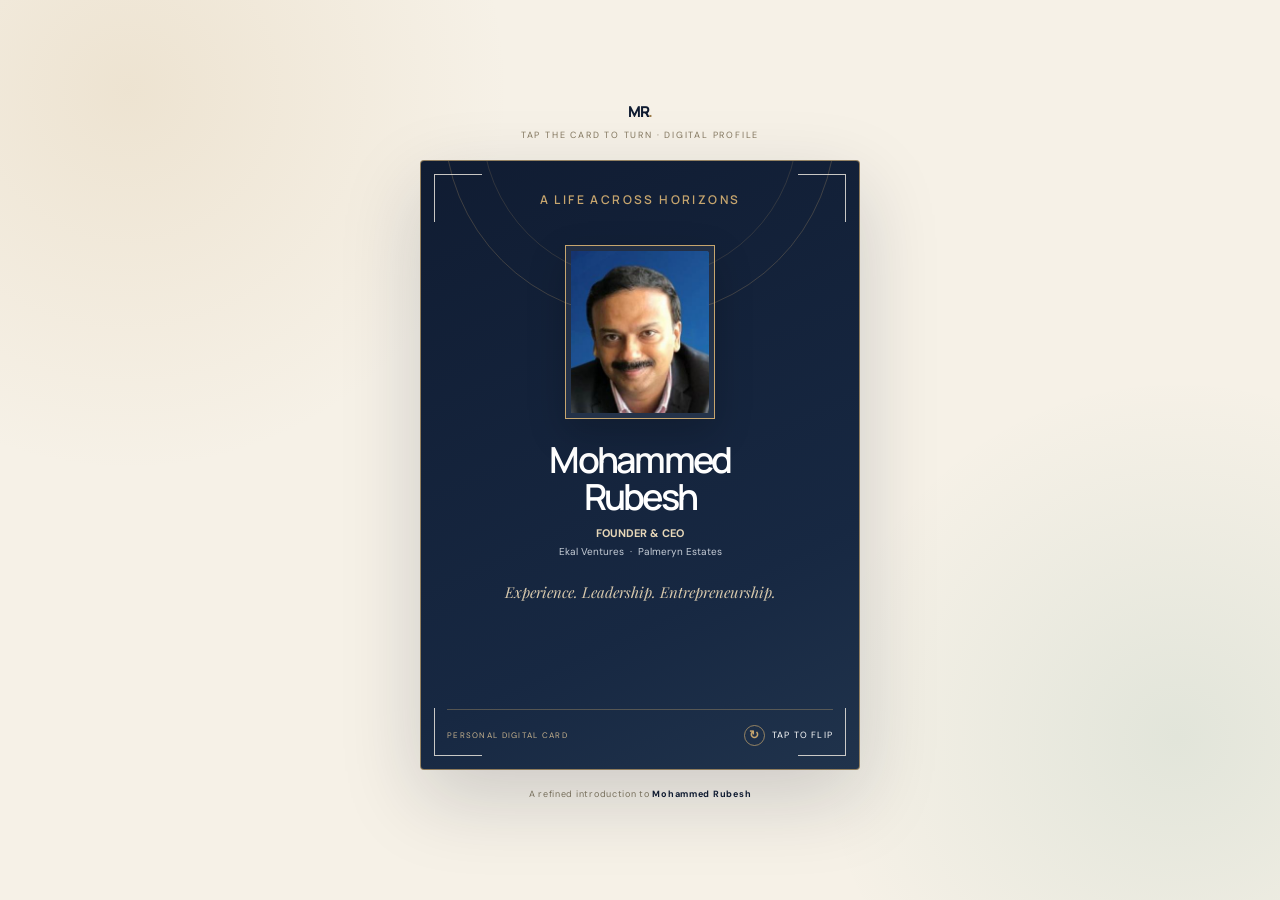
<file: n.html>
<!DOCTYPE html>
<html lang="en">
<head>
<meta charset="utf-8"><meta name="viewport" content="width=device-width, initial-scale=1">
<meta name="theme-color" content="#101c32">
<meta name="description" content="Mohammed Rubesh — Founder & CEO, Ekal Ventures and Palmeryn Estates.">
<title>Mohammed Rubesh | Interactive NFC Card</title>
<link rel="preconnect" href="https://fonts.googleapis.com"><link rel="preconnect" href="https://fonts.gstatic.com" crossorigin>
<link href="https://fonts.googleapis.com/css2?family=DM+Sans:wght@400;500;600;700&family=Manrope:wght@400;500;600;700;800&family=Playfair+Display:ital,wght@0,500;0,600;1,500&display=swap" rel="stylesheet">
<style>
:root{--navy:#101c32;--navy2:#1b2b46;--gold:#c6a56e;--gold2:#9c7b48;--ivory:#f6f1e7;--paper:#fffdf8;--emerald:#176b57;--muted:#687184}
*{box-sizing:border-box}html{scroll-behavior:smooth}
body{margin:0;min-height:100vh;background:radial-gradient(circle at 10% 10%,rgba(198,165,110,.18),transparent 27%),radial-gradient(circle at 92% 82%,rgba(23,107,87,.09),transparent 26%),var(--ivory);color:var(--navy);font-family:"DM Sans",sans-serif;display:flex;align-items:center;justify-content:center;padding:28px 15px;overflow-x:hidden}
.stage{width:min(100%,440px);perspective:1400px}
.intro{text-align:center;margin-bottom:19px}
.brand{font:800 15px Manrope,sans-serif;letter-spacing:-.07em;color:var(--navy)}
.brand span{color:var(--gold2)}
.intro p{font-size:9px;letter-spacing:.2em;text-transform:uppercase;color:#84785f;margin:7px 0 0}
.flip-wrap{position:relative;width:100%;height:610px;perspective:1400px;cursor:pointer;outline:none}
.flip-card{position:relative;width:100%;height:100%;transform-style:preserve-3d;transition:transform .9s cubic-bezier(.2,.72,.2,1);border-radius:4px}
.flip-wrap.is-flipped .flip-card{transform:rotateY(180deg)}
.face{position:absolute;inset:0;backface-visibility:hidden;-webkit-backface-visibility:hidden;overflow:hidden;border:1px solid rgba(198,165,110,.7);background:var(--paper);box-shadow:0 28px 80px rgba(16,28,50,.18);border-radius:4px}
.front{background:linear-gradient(155deg,var(--navy),#172842 70%,#20334c);color:var(--ivory);display:flex;flex-direction:column;align-items:center;text-align:center;padding:30px 26px 23px}
.front:before,.front:after{content:"";position:absolute;border:1px solid rgba(198,165,110,.25);border-radius:50%;width:390px;height:390px;top:-235px;left:50%;transform:translateX(-50%);pointer-events:none}
.front:after{width:315px;height:315px;top:-197px;border-color:rgba(198,165,110,.17)}
.corner{position:absolute;width:48px;height:48px;border-color:var(--gold);opacity:.8}
.corner.tl{top:13px;left:13px;border-top:1px solid;border-left:1px solid}
.corner.tr{top:13px;right:13px;border-top:1px solid;border-right:1px solid}
.corner.bl{bottom:13px;left:13px;border-bottom:1px solid;border-left:1px solid}
.corner.br{bottom:13px;right:13px;border-bottom:1px solid;border-right:1px solid}
.monogram{font:600 12px Manrope,sans-serif;letter-spacing:.2em;color:var(--gold);position:relative;z-index:1}
.photo-ring{width:150px;height:174px;margin:37px auto 22px;padding:5px;border:1px solid var(--gold);background:rgba(255,255,255,.07);position:relative;z-index:1;box-shadow:0 14px 36px rgba(0,0,0,.2)}
.photo-ring img{width:100%;height:100%;object-fit:cover;object-position:center 24%;display:block}
.name{font:600 clamp(29px,8vw,36px)/1.03 Manrope,sans-serif;letter-spacing:-.075em;color:#fff;margin:0}
.title{font-size:11px;color:#e7d7b8;font-weight:700;margin-top:11px}
.companies{font-size:10px;color:#c7ced7;margin-top:5px}
.motto{font:italic 15px/1.6 "Playfair Display",serif;color:#d7c8ac;margin:22px 0 0;max-width:285px}
.front-bottom{margin-top:auto;display:flex;align-items:center;justify-content:space-between;width:100%;border-top:1px solid rgba(198,165,110,.35);padding-top:15px;color:#c5b18d;font-size:8px;letter-spacing:.16em;text-transform:uppercase}
.tap-hint{display:flex;align-items:center;gap:7px;color:#fff;font-size:9px;letter-spacing:.13em;text-transform:uppercase}
.tap-hint b{display:grid;place-items:center;width:21px;height:21px;border:1px solid rgba(198,165,110,.7);border-radius:50%;font-size:12px;color:var(--gold)}
.back{transform:rotateY(180deg);display:flex;flex-direction:column;background:var(--paper);color:var(--navy)}
.back-head{padding:22px 24px 17px;background:var(--navy);color:var(--ivory);position:relative;overflow:hidden}
.back-head:after{content:"";position:absolute;width:210px;height:210px;border:1px solid rgba(198,165,110,.22);border-radius:50%;right:-100px;top:-130px}
.back-head small{font-size:8px;letter-spacing:.2em;color:var(--gold);text-transform:uppercase}
.back-head h2{font:600 23px Manrope,sans-serif;letter-spacing:-.06em;margin:8px 0 4px}
.back-head p{font-size:10px;color:#c9d0d8;margin:0}
.back-content{padding:13px 23px;display:flex;flex-direction:column;gap:0;flex:1}
.contact{display:flex;align-items:center;gap:12px;padding:11px 0;border-bottom:1px solid rgba(16,28,50,.09);text-decoration:none;color:var(--navy);min-height:53px}
.contact:last-of-type{border-bottom:0}
.contact-icon{width:30px;height:30px;display:grid;place-items:center;border-radius:50%;background:#eee7da;color:var(--gold2);font-size:13px;flex:0 0 auto}
.contact span.label{display:block;font-size:8px;letter-spacing:.08em;color:#7c8190;text-transform:uppercase;margin-bottom:3px}
.contact strong{font:700 10px Manrope,sans-serif;overflow-wrap:anywhere}
.contact .arr{margin-left:auto;color:var(--gold2)}
.back-bottom{margin-top:auto;padding:13px 23px 18px;background:#f1ebdf}
.qr-row{display:flex;align-items:center;gap:13px}
.qr-row img{width:83px;height:83px;padding:5px;background:#fff;border:1px solid rgba(198,165,110,.65)}
.qr-copy{flex:1}
.qr-copy small{font-size:8px;color:var(--gold2);letter-spacing:.16em;text-transform:uppercase}
.qr-copy strong{display:block;font:700 11px Manrope,sans-serif;margin:5px 0}
.qr-copy a{font-size:9px;color:var(--emerald);text-decoration:none;font-weight:700}
.back-actions{display:grid;grid-template-columns:1fr 1fr;gap:8px;margin-top:13px}
.back-actions button{padding:11px 7px;border:1px solid rgba(16,28,50,.2);background:transparent;color:var(--navy);font:700 8px Manrope,sans-serif;letter-spacing:.07em;text-transform:uppercase;cursor:pointer;transition:.25s}
.back-actions button:first-child{background:var(--navy);border-color:var(--navy);color:var(--ivory)}
.back-actions button:hover{transform:translateY(-2px);border-color:var(--gold)}
.flip-back-hint{text-align:center;padding:11px;background:#fffdf8;color:#88785d;font-size:8px;letter-spacing:.14em;text-transform:uppercase;border-top:1px solid rgba(198,165,110,.25)}
.below{text-align:center;margin-top:18px;color:#827861;font-size:9px;letter-spacing:.08em}
.below strong{color:var(--navy)}
.flip-wrap:hover .face{box-shadow:0 34px 90px rgba(16,28,50,.22)}
@media(max-width:390px){.flip-wrap{height:590px}.front{padding:25px 19px 20px}.photo-ring{width:135px;height:157px;margin-top:32px}.back-head{padding:19px 19px 14px}.back-content{padding:9px 18px}.back-bottom{padding:11px 18px 15px}.contact{min-height:49px}}
@media(prefers-reduced-motion:reduce){.flip-card{transition:none}*{scroll-behavior:auto!important}}
</style>
</head>
<body>
<main class="stage">
 <header class="intro"><div class="brand">MR<span>.</span></div><p>Tap the card to turn · Digital profile</p></header>
 <div class="flip-wrap" id="flipWrap" role="button" tabindex="0" aria-label="Flip digital business card" aria-pressed="false">
  <div class="flip-card">
   <section class="face front" aria-label="Front of business card">
    <i class="corner tl"></i><i class="corner tr"></i><i class="corner bl"></i><i class="corner br"></i>
    <div class="monogram">A LIFE ACROSS HORIZONS</div>
    <div class="photo-ring"><img src="[data-uri]" alt="Mohammed Rubesh"></div>
    <h1 class="name">Mohammed<br>Rubesh</h1>
    <div class="title">FOUNDER &amp; CEO</div>
    <div class="companies">Ekal Ventures &nbsp;·&nbsp; Palmeryn Estates</div>
    <p class="motto">Experience. Leadership. Entrepreneurship.</p>
    <div class="front-bottom"><span>Personal digital card</span><span class="tap-hint"><b>↻</b> Tap to flip</span></div>
   </section>
   <section class="face back" aria-label="Back of business card">
    <div class="back-head"><small>Connect professionally</small><h2>Let's stay connected.</h2><p>Mohammed Rubesh · Founder &amp; CEO</p></div>
    <div class="back-content">
     <a class="contact" href="tel:+919847818508"><span class="contact-icon">☎</span><span><span class="label">Phone</span><strong>+91 98478 18508</strong></span><span class="arr">↗</span></a>
     <a class="contact" href="https://wa.me/919847818508" target="_blank" rel="noopener"><span class="contact-icon">◉</span><span><span class="label">WhatsApp</span><strong>Message on WhatsApp</strong></span><span class="arr">↗</span></a>
     <a class="contact" href="mailto:mohdrubesh2022@gmail.com"><span class="contact-icon">✉</span><span><span class="label">Email</span><strong>mohdrubesh2022@gmail.com</strong></span><span class="arr">↗</span></a>
     <a class="contact" href="https://www.linkedin.com/in/rubesh-mohammed" target="_blank" rel="noopener"><span class="contact-icon">in</span><span><span class="label">LinkedIn</span><strong>Connect on LinkedIn</strong></span><span class="arr">↗</span></a>
     <a class="contact" href="https://rubeshernikhal.com" target="_blank" rel="noopener"><span class="contact-icon">↗</span><span><span class="label">Personal website</span><strong>rubeshernikhal.com</strong></span><span class="arr">↗</span></a>
    </div>
    <div class="back-bottom">
     <div class="qr-row"><img src="[data-uri]" alt="QR code linking to Rubesh's website"><div class="qr-copy"><small>Scan to explore</small><strong>My personal website</strong><a href="https://rubeshernikhal.com" target="_blank" rel="noopener">rubeshernikhal.com ↗</a></div></div>
     <div class="back-actions"><button type="button" id="saveContact">↓ &nbsp; Save contact</button><button type="button" id="shareCard">↗ &nbsp; Share card</button></div>
    </div>
    <div class="flip-back-hint">Tap anywhere outside a link to return to front</div>
   </section>
  </div>
 </div>
 <div class="below">A refined introduction to <strong>Mohammed Rubesh</strong></div>
</main>
<script>
const wrap=document.getElementById('flipWrap');
function flip(){const state=wrap.classList.toggle('is-flipped');wrap.setAttribute('aria-pressed',String(state));}
wrap.addEventListener('click',e=>{if(e.target.closest('a,button'))return;flip();});
wrap.addEventListener('keydown',e=>{if(e.key==='Enter'||e.key===' '){e.preventDefault();flip();}});
document.getElementById('saveContact').addEventListener('click',e=>{
 e.stopPropagation();
 const v=['BEGIN:VCARD','VERSION:3.0','N:Muhammed;Rubesh;;;','FN:Mohammed Rubesh','TITLE:Founder & CEO','ORG:Ekal Ventures; Palmeryn Estates','TEL;TYPE=CELL,VOICE:+919847818508','EMAIL:mohdrubesh2022@gmail.com','URL:https://rubeshernikhal.com','NOTE:Founder & CEO of Ekal Ventures and Palmeryn Estates','END:VCARD'].join('\r\n');
 const blob=new Blob([v],{type:'text/vcard;charset=utf-8'}),url=URL.createObjectURL(blob),a=document.createElement('a');a.href=url;a.download='Mohammed-Rubesh.vcf';document.body.appendChild(a);a.click();a.remove();URL.revokeObjectURL(url);
});
document.getElementById('shareCard').addEventListener('click',async e=>{
 e.stopPropagation();const data={title:'Mohammed Rubesh | Digital Business Card',text:'Founder & CEO · Ekal Ventures & Palmeryn Estates',url:window.location.href};
 try{if(navigator.share)await navigator.share(data);else if(navigator.clipboard){await navigator.clipboard.writeText(window.location.href);alert('Digital card link copied.');}}catch(err){}
});
</script>
</body></html>
</file>
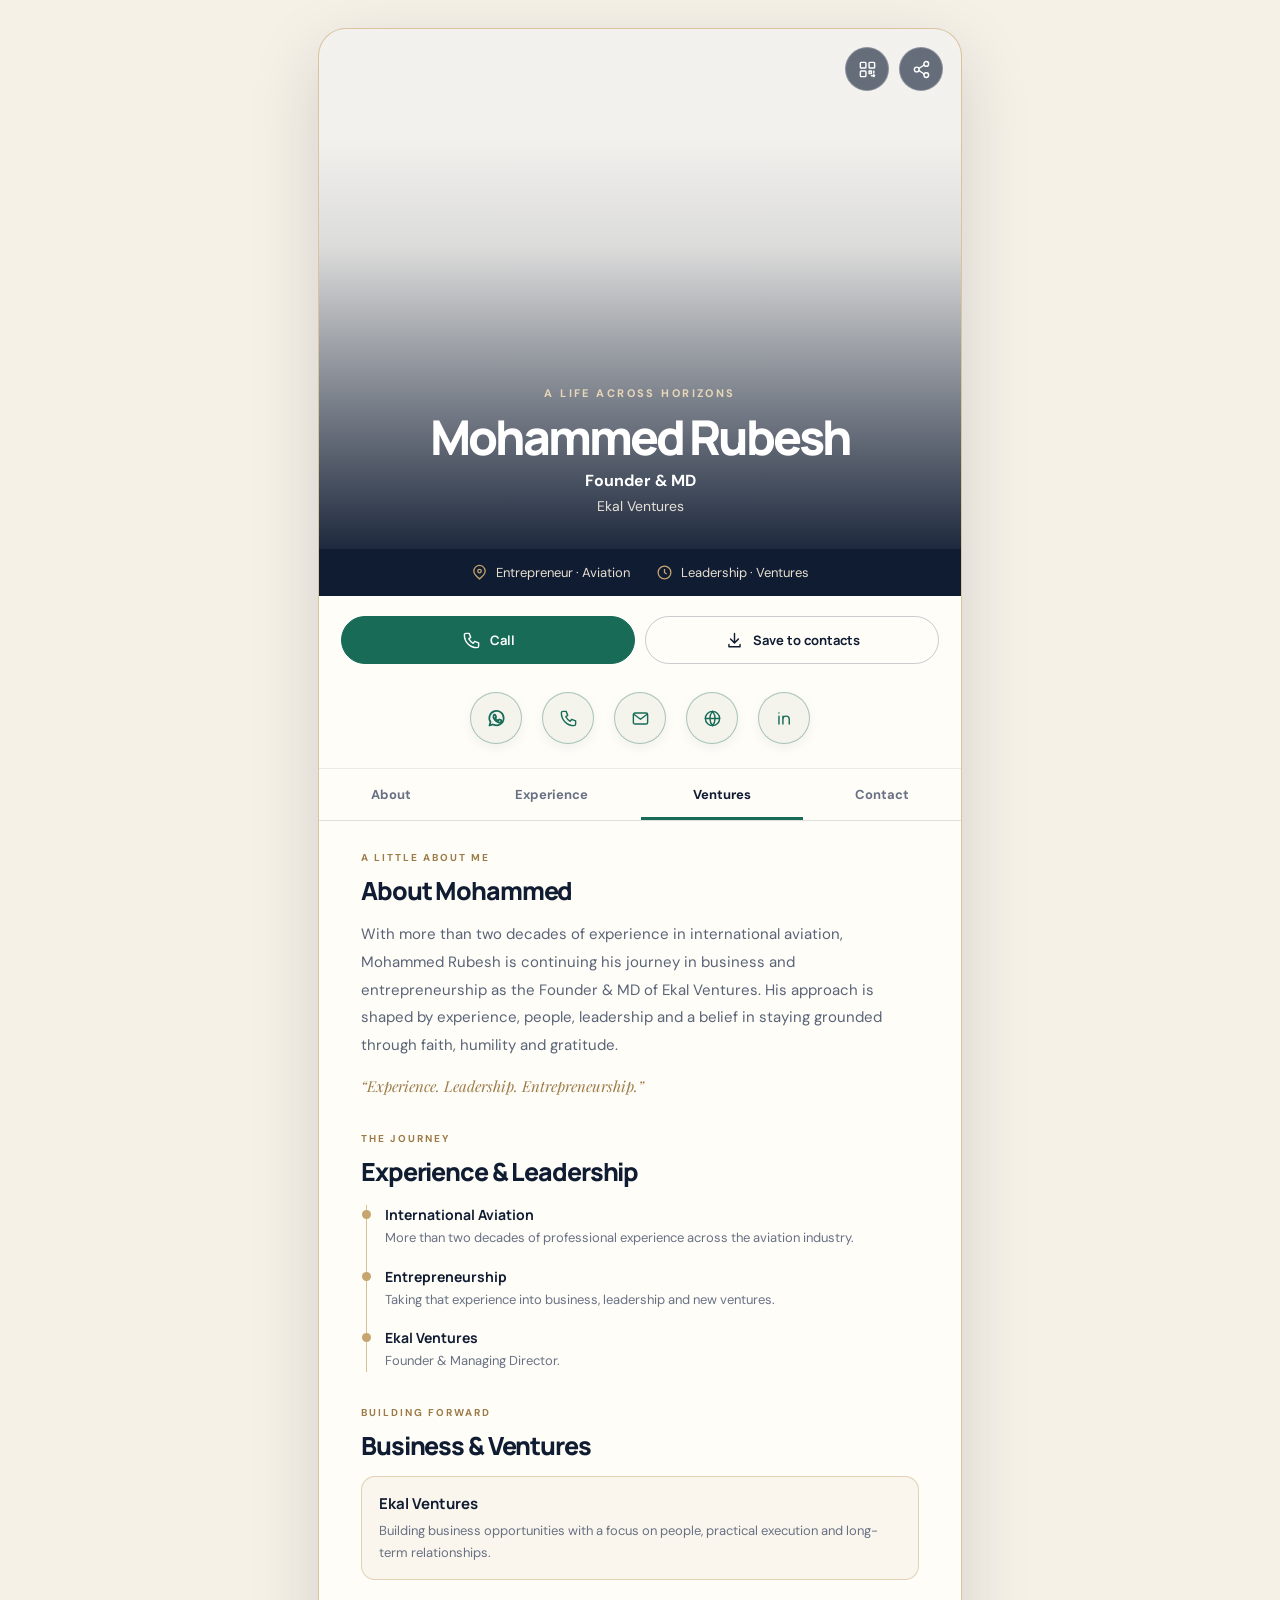
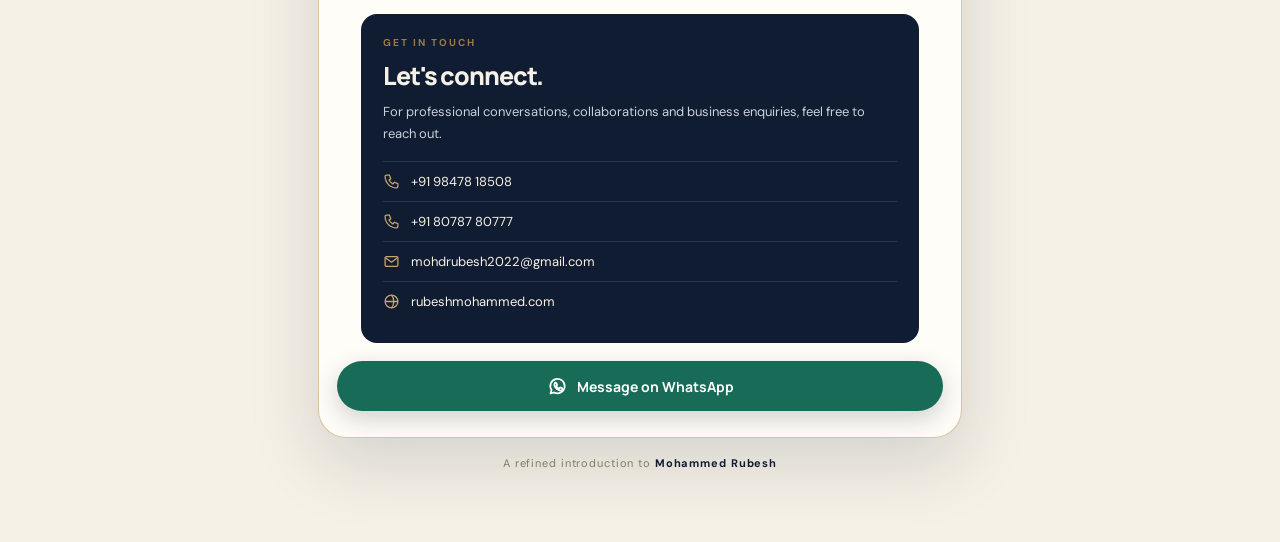
<file: nfc-rubesh-muhammed/sec.html>
<!DOCTYPE html>
<html lang="en">
<head>
<meta charset="UTF-8">
<meta name="viewport" content="width=device-width, initial-scale=1">
<meta name="theme-color" content="#101c32">
<meta name="description" content="Mohammed Rubesh — Founder & MD, Ekal Ventures.">
<title>Mohammed Rubesh | Digital Profile</title>

<link rel="preconnect" href="https://fonts.googleapis.com">
<link rel="preconnect" href="https://fonts.gstatic.com" crossorigin>
<link href="https://fonts.googleapis.com/css2?family=DM+Sans:wght@400;500;600;700;800&family=Manrope:wght@400;500;600;700;800&family=Playfair+Display:ital,wght@0,500;0,600;1,500&display=swap" rel="stylesheet">

<style>
:root {
  --navy:#101c32;
  --navy2:#1b2b46;
  --gold:#c6a56e;
  --gold2:#9c7b48;
  --ivory:#f6f1e7;
  --paper:#fffdf8;
  --green:#176b57;
  --muted:#687184;
}

* { box-sizing:border-box; }

html {
  scroll-behavior:smooth;
  scroll-padding-top:76px;
}

body {
  margin:0;
  background:var(--ivory);
  color:var(--navy);
  font-family:"DM Sans",sans-serif;
}

a { color:inherit; }

.site-header {
  height:72px;
  padding:0 clamp(18px,5vw,64px);
  display:flex;
  align-items:center;
  justify-content:space-between;
  background:rgba(255,253,248,.94);
  border-bottom:1px solid rgba(16,28,50,.1);
  position:sticky;
  top:0;
  z-index:20;
  backdrop-filter:blur(12px);
}

.brand {
  font:800 24px Manrope,sans-serif;
  letter-spacing:-.08em;
}

.brand span { color:var(--gold2); }

.menu-button {
  width:42px;
  height:42px;
  border:1px solid rgba(16,28,50,.14);
  background:transparent;
  border-radius:50%;
  display:grid;
  place-items:center;
  cursor:pointer;
  color:var(--navy);
}

.menu-button svg {
  width:20px;
  height:20px;
  stroke:currentColor;
  fill:none;
  stroke-width:1.8;
  stroke-linecap:round;
}

.page {
  width:min(100%,680px);
  margin:28px auto 50px;
  padding:0 18px;
}

.profile-shell {
  overflow:hidden;
  border:1px solid rgba(198,165,110,.65);
  border-radius:28px;
  background:var(--paper);
  box-shadow:0 24px 70px rgba(16,28,50,.15);
}

.hero {
  height:520px;
  min-height:440px;
  position:relative;
  display:flex;
  align-items:flex-end;
  justify-content:center;
  text-align:center;
  color:white;
  background-image:
    linear-gradient(
      180deg,
      rgba(16,28,50,.05) 20%,
      rgba(16,28,50,.15) 42%,
      rgba(16,28,50,.94) 100%
    ),
    url("https://ekalventures.com/nfc-rubesh-muhammed/rubesh-pf.jpeg");
  background-size:cover;
  background-position:center 27%;
}

.hero-tools {
  position:absolute;
  right:18px;
  top:18px;
  display:flex;
  gap:10px;
}

.icon-button {
  width:44px;
  height:44px;
  border:1px solid rgba(255,255,255,.24);
  border-radius:50%;
  background:rgba(16,28,50,.62);
  color:#fff;
  display:grid;
  place-items:center;
  cursor:pointer;
  backdrop-filter:blur(8px);
}

.icon-button svg,
.social-link svg,
.action-button svg,
.detail-icon svg,
.sticky-message svg {
  width:19px;
  height:19px;
  fill:none;
  stroke:currentColor;
  stroke-width:1.8;
  stroke-linecap:round;
  stroke-linejoin:round;
}

.hero-copy {
  position:relative;
  z-index:1;
  padding:30px 22px 34px;
  width:100%;
}

.eyebrow {
  font-size:11px;
  letter-spacing:.22em;
  text-transform:uppercase;
  color:#e7d7b8;
  font-weight:700;
}

.hero h1 {
  font:800 clamp(32px,7vw,48px)/1.05 Manrope,sans-serif;
  letter-spacing:-.065em;
  margin:12px 0 8px;
}

.hero-role {
  font-size:16px;
  font-weight:700;
  color:#fff;
}

.hero-company {
  font-size:14px;
  color:#e5e0d7;
  margin-top:6px;
}

.info-strip {
  background:var(--navy);
  color:var(--ivory);
  padding:15px 20px;
  display:flex;
  justify-content:center;
  gap:26px;
  flex-wrap:wrap;
}

.info-item {
  display:flex;
  align-items:center;
  gap:8px;
  font-size:13px;
  color:#e7dfd0;
}

.info-item svg {
  width:17px;
  height:17px;
  stroke:var(--gold);
  fill:none;
  stroke-width:1.8;
}

.actions {
  padding:20px 22px 8px;
  display:grid;
  grid-template-columns:1fr 1fr;
  gap:10px;
  background:var(--paper);
}

.action-button {
  height:48px;
  display:flex;
  align-items:center;
  justify-content:center;
  gap:9px;
  border-radius:28px;
  text-decoration:none;
  font:700 13px Manrope,sans-serif;
  border:1px solid var(--green);
  background:var(--green);
  color:white;
  cursor:pointer;
  transition:transform .2s,background .2s;
}

.action-button.secondary {
  background:transparent;
  color:var(--navy);
  border-color:rgba(16,28,50,.22);
}

.action-button:active { transform:scale(.98); }

.action-button:disabled {
  opacity:.7;
  cursor:wait;
}

/* CLEARER WHATSAPP ICON */

.social-link[aria-label="WhatsApp"] svg,
.sticky-message svg {
  width:21px;
  height:21px;
  stroke-width:2;
}

.socials {
  display:flex;
  justify-content:center;
  gap:clamp(10px,3vw,20px);
  padding:20px 16px 24px;
  background:var(--paper);
  flex-wrap:wrap;
}

.social-link {
  width:52px;
  height:52px;
  border-radius:50%;
  border:1px solid rgba(23,107,87,.35);
  background:#f4f4ed;
  color:var(--green);
  display:grid;
  place-items:center;
  text-decoration:none;
  box-shadow:0 4px 12px rgba(16,28,50,.06);
  transition:.2s;
}

.social-link:hover {
  background:var(--green);
  color:white;
  transform:translateY(-2px);
}

.tabs {
  position:sticky;
  top:72px;
  z-index:10;
  display:flex;
  overflow-x:auto;
  background:var(--paper);
  border-top:1px solid rgba(16,28,50,.08);
  border-bottom:1px solid rgba(16,28,50,.12);
  scrollbar-width:none;
}

.tabs::-webkit-scrollbar { display:none; }

.tab {
  flex:1 0 auto;
  min-width:95px;
  padding:17px 14px 14px;
  text-align:center;
  text-decoration:none;
  color:#687184;
  font-weight:700;
  font-size:13px;
  border-bottom:3px solid transparent;
}

.tab.active,
.tab:hover {
  color:var(--navy);
  border-color:var(--green);
}

.content {
  padding:30px clamp(22px,6vw,42px) 34px;
  background:var(--paper);
}

.section {
  margin:0 0 34px;
  scroll-margin-top:140px;
}

.section:last-child { margin-bottom:0; }

.section-kicker {
  font-size:10px;
  letter-spacing:.2em;
  text-transform:uppercase;
  color:var(--gold2);
  font-weight:700;
  margin-bottom:9px;
}

.section h2 {
  font:800 25px Manrope,sans-serif;
  letter-spacing:-.045em;
  margin:0 0 13px;
}

.about-copy {
  font-size:15px;
  line-height:1.85;
  color:#596477;
  margin:0;
}

.about-note {
  font:italic 15px/1.6 "Playfair Display",serif;
  color:var(--gold2);
  margin:14px 0 0;
}

.timeline {
  border-left:1px solid rgba(198,165,110,.7);
  padding-left:18px;
  margin:16px 0 0 5px;
}

.timeline-item {
  position:relative;
  margin:0 0 18px;
}

.timeline-item:before {
  content:"";
  position:absolute;
  width:9px;
  height:9px;
  border-radius:50%;
  background:var(--gold);
  left:-23px;
  top:5px;
}

.timeline-item strong {
  display:block;
  font:700 14px Manrope,sans-serif;
}

.timeline-item span {
  display:block;
  color:#687184;
  font-size:13px;
  margin-top:4px;
  line-height:1.6;
}

.venture-card {
  padding:16px 17px;
  border:1px solid rgba(198,165,110,.45);
  background:#faf6ed;
  border-radius:14px;
  margin-top:12px;
}

.venture-card strong {
  font:700 15px Manrope,sans-serif;
}

.venture-card p {
  font-size:13px;
  line-height:1.65;
  color:#687184;
  margin:6px 0 0;
}

.contact-panel {
  background:var(--navy);
  color:var(--ivory);
  padding:22px;
  border-radius:16px;
}

.contact-panel h2 { margin-bottom:8px; }

.contact-panel p {
  font-size:13px;
  line-height:1.7;
  color:#cbd1d9;
  margin:0 0 16px;
}

.contact-line {
  display:flex;
  align-items:center;
  gap:11px;
  padding:11px 0;
  border-top:1px solid rgba(255,255,255,.12);
  font-size:13px;
  text-decoration:none;
}

.contact-line svg {
  width:17px;
  height:17px;
  stroke:var(--gold);
  fill:none;
  stroke-width:1.8;
  flex:0 0 auto;
}

.sticky-message {
  position:sticky;
  bottom:12px;
  z-index:12;
  padding:0 18px 14px;
  margin-top:-4px;
  pointer-events:none;
}

.sticky-message a {
  height:50px;
  border-radius:28px;
  background:var(--green);
  color:white;
  text-decoration:none;
  display:flex;
  align-items:center;
  justify-content:center;
  gap:9px;
  font:700 14px Manrope,sans-serif;
  box-shadow:0 8px 24px rgba(16,28,50,.2);
  pointer-events:auto;
}

.footer {
  text-align:center;
  color:#88785d;
  font-size:11px;
  letter-spacing:.08em;
  padding:18px 10px 22px;
}

.footer strong { color:var(--navy); }

/* QR POPUP */

.modal {
  position:fixed;
  inset:0;
  background:rgba(8,16,29,.72);
  display:none;
  align-items:center;
  justify-content:center;
  padding:20px;
  z-index:50;
}

.modal.open { display:flex; }

.modal-card {
  width:min(100%,340px);
  background:var(--paper);
  border-radius:18px;
  padding:24px;
  text-align:center;
  position:relative;
}

.modal-card h3 {
  font:800 20px Manrope,sans-serif;
  margin:0 0 8px;
}

.modal-card p {
  font-size:12px;
  color:#687184;
  margin:0 0 16px;
}

#qrCode {
  width:220px;
  height:220px;
  max-width:100%;
  object-fit:contain;
  background:white;
  padding:8px;
}

.close-modal {
  position:absolute;
  right:12px;
  top:12px;
  width:32px;
  height:32px;
  border-radius:50%;
  border:1px solid #ddd;
  background:white;
  font-size:18px;
  cursor:pointer;
}

@media(max-width:520px) {
  .site-header {
    height:62px;
    padding:0 18px;
  }

  .page {
    margin:0 auto 28px;
    padding:0;
  }

  .profile-shell {
    border-radius:0;
    border-left:0;
    border-right:0;
  }

  .hero {
    height:500px;
    min-height:430px;
    background-position:center 24%;
  }

  .hero-copy { padding-bottom:28px; }

  .info-strip {
    gap:10px 18px;
    padding:13px 12px;
  }

  .info-item { font-size:11px; }

  .actions {
    padding:16px 14px 5px;
    gap:8px;
  }

  .action-button {
    height:46px;
    font-size:11px;
  }

  .socials {
    gap:12px;
    padding:17px 12px 20px;
  }

  .social-link {
    width:46px;
    height:46px;
  }

  .tabs { top:62px; }

  .tab {
    min-width:84px;
    padding:14px 10px 12px;
    font-size:12px;
  }

  .content { padding:26px 22px 30px; }

  .section h2 { font-size:23px; }

  .about-copy { font-size:14px; }

  .sticky-message {
    padding-left:14px;
    padding-right:14px;
  }

  .footer { padding-bottom:22px; }
}

@media(prefers-reduced-motion:reduce) {
  html { scroll-behavior:auto; }
  * { transition:none!important; }
}
</style>
</head>

<body>


<main class="page" id="top">

<article class="profile-shell">

  <section class="hero" aria-label="Mohammed Rubesh profile">

    <div class="hero-tools">

      <button class="icon-button" id="showQR" type="button" aria-label="Show QR code">
        <svg viewBox="0 0 24 24">
          <rect x="3" y="3" width="7" height="7" rx="1"/>
          <rect x="14" y="3" width="7" height="7" rx="1"/>
          <rect x="3" y="14" width="7" height="7" rx="1"/>
          <path d="M14 14h3v3h-3zM20 14v2M17 20h4M20 18v3"/>
        </svg>
      </button>

      <button class="icon-button" id="shareProfile" type="button" aria-label="Share profile">
        <svg viewBox="0 0 24 24">
          <circle cx="18" cy="5" r="3"/>
          <circle cx="6" cy="12" r="3"/>
          <circle cx="18" cy="19" r="3"/>
          <path d="m8.7 10.7 6.6-4.4M8.7 13.3l6.6 4.4"/>
        </svg>
      </button>

    </div>

    <div class="hero-copy">
      <div class="eyebrow">A life across horizons</div>
      <h1>Mohammed Rubesh</h1>
      <div class="hero-role">Founder &amp; MD</div>
      <div class="hero-company">Ekal Ventures</div>
    </div>

  </section>

  <div class="info-strip">

    <div class="info-item">
      <svg viewBox="0 0 24 24">
        <path d="M20 10c0 5-8 11-8 11S4 15 4 10a8 8 0 1 1 16 0Z"/>
        <circle cx="12" cy="10" r="2.5"/>
      </svg>
      <span>Entrepreneur · Aviation</span>
    </div>

    <div class="info-item">
      <svg viewBox="0 0 24 24">
        <circle cx="12" cy="12" r="9"/>
        <path d="M12 7v5l3 2"/>
      </svg>
      <span>Leadership · Ventures</span>
    </div>

  </div>

  <div class="actions">

    <a class="action-button" href="tel:+919847818508">
      <svg viewBox="0 0 24 24">
        <path d="M5 3h4l2 5-2.5 1.8a15 15 0 0 0 5.7 5.7L16 13l5 2v4c0 1.1-.9 2-2 2C10 21 3 14 3 5c0-1.1.9-2 2-2Z"/>
      </svg>
      Call
    </a>

    <button class="action-button secondary" id="saveContact" type="button">
      <svg viewBox="0 0 24 24">
        <path d="M12 3v12m-5-5 5 5 5-5"/>
        <path d="M5 17v3h14v-3"/>
      </svg>
      Save to contacts
    </button>

  </div>

  <nav class="socials" aria-label="Social links">

    <!-- WHATSAPP -->
    <a class="social-link"
       href="https://wa.me/919847818508"
       aria-label="WhatsApp">

      <svg viewBox="0 0 24 24" aria-hidden="true">
        <path d="M20.2 11.7a8.2 8.2 0 0 1-12.1 7.1L4 20l1.2-4A8.2 8.2 0 1 1 20.2 11.7Z"/>
        <path d="M8.8 8.3c.2-.5.5-.6.9-.6h.5c.2 0 .4.1.5.4l.8 1.8c.1.3.1.5-.1.7l-.6.7c-.2.2-.2.4 0 .7.6 1 1.5 1.8 2.5 2.3.3.2.5.2.7-.1l.8-.9c.2-.2.4-.3.7-.2l1.7.8c.3.1.4.3.4.6 0 .5-.2 1.2-.7 1.6-.5.5-1.2.7-1.9.6-1.1-.2-2.5-.9-3.9-2.1-1.3-1.2-2.3-2.7-2.6-3.8-.3-1 .1-2 .3-2.5Z"/>
      </svg>

    </a>

    <!-- SECOND PHONE -->
    <a class="social-link"
       href="tel:+918078780777"
       aria-label="Second phone number">

      <svg viewBox="0 0 24 24">
        <path d="M5 3h4l2 5-2.5 1.8a15 15 0 0 0 5.7 5.7L16 13l5 2v4c0 1.1-.9 2-2 2C10 21 3 14 3 5c0-1.1.9-2 2-2Z"/>
      </svg>

    </a>

    <!-- EMAIL -->
    <a class="social-link"
       href="mailto:mohdrubesh2022@gmail.com"
       aria-label="Email">

      <svg viewBox="0 0 24 24">
        <rect x="3" y="5" width="18" height="14" rx="2"/>
        <path d="m4 7 8 6 8-6"/>
      </svg>

    </a>

    <!-- WEBSITE -->
    <a class="social-link"
       href="https://rubeshmohammed.com"
       aria-label="Website">

      <svg viewBox="0 0 24 24">
        <circle cx="12" cy="12" r="9"/>
        <path d="M3 12h18M12 3a14 14 0 0 1 0 18M12 3a14 14 0 0 0 0 18"/>
      </svg>

    </a>

    <!-- LINKEDIN -->
    <a class="social-link"
       href="https://www.linkedin.com/in/rubesh-mohammed"
       target="_blank"
       rel="noopener"
       aria-label="LinkedIn">

      <svg viewBox="0 0 24 24">
        <path d="M5 9v10M5 5v.1M10 19v-6a4 4 0 0 1 8 0v6M10 9v10"/>
      </svg>

    </a>

  </nav>

  <nav class="tabs" aria-label="Profile sections">
    <a class="tab active" href="#about">About</a>
    <a class="tab" href="#experience">Experience</a>
    <a class="tab" href="#ventures">Ventures</a>
    <a class="tab" href="#contact">Contact</a>
  </nav>

  <div class="content">

    <section class="section" id="about">
      <div class="section-kicker">A little about me</div>
      <h2>About Mohammed</h2>

      <p class="about-copy">
        With more than two decades of experience in international aviation,
        Mohammed Rubesh is continuing his journey in business and
        entrepreneurship as the Founder &amp; MD of Ekal Ventures.
        His approach is shaped by experience, people, leadership and a
        belief in staying grounded through faith, humility and gratitude.
      </p>

      <p class="about-note">
        “Experience. Leadership. Entrepreneurship.”
      </p>
    </section>

    <section class="section" id="experience">
      <div class="section-kicker">The journey</div>
      <h2>Experience &amp; Leadership</h2>

      <div class="timeline">

        <div class="timeline-item">
          <strong>International Aviation</strong>
          <span>
            More than two decades of professional experience across
            the aviation industry.
          </span>
        </div>

        <div class="timeline-item">
          <strong>Entrepreneurship</strong>
          <span>
            Taking that experience into business, leadership and new ventures.
          </span>
        </div>

        <div class="timeline-item">
          <strong>Ekal Ventures</strong>
          <span>Founder &amp; Managing Director.</span>
        </div>

      </div>
    </section>

    <section class="section" id="ventures">
      <div class="section-kicker">Building forward</div>
      <h2>Business &amp; Ventures</h2>

      <div class="venture-card">
        <strong>Ekal Ventures</strong>
        <p>
          Building business opportunities with a focus on people,
          practical execution and long-term relationships.
        </p>
      </div>
    </section>

    <section class="section" id="contact">

      <div class="contact-panel">

        <div class="section-kicker">Get in touch</div>
        <h2>Let's connect.</h2>

        <p>
          For professional conversations, collaborations and business
          enquiries, feel free to reach out.
        </p>

        <a class="contact-line" href="tel:+919847818508">
          <svg viewBox="0 0 24 24">
            <path d="M5 3h4l2 5-2.5 1.8a15 15 0 0 0 5.7 5.7L16 13l5 2v4c0 1.1-.9 2-2 2C10 21 3 14 3 5c0-1.1.9-2 2-2Z"/>
          </svg>
          +91 98478 18508
        </a>

        <a class="contact-line" href="tel:+918078780777">
          <svg viewBox="0 0 24 24">
            <path d="M5 3h4l2 5-2.5 1.8a15 15 0 0 0 5.7 5.7L16 13l5 2v4c0 1.1-.9 2-2 2C10 21 3 14 3 5c0-1.1.9-2 2-2Z"/>
          </svg>
          +91 80787 80777
        </a>

        <a class="contact-line" href="mailto:mohdrubesh2022@gmail.com">
          <svg viewBox="0 0 24 24">
            <rect x="3" y="5" width="18" height="14" rx="2"/>
            <path d="m4 7 8 6 8-6"/>
          </svg>
          mohdrubesh2022@gmail.com
        </a>

        <a class="contact-line" href="https://rubeshmohammed.com">
          <svg viewBox="0 0 24 24">
            <circle cx="12" cy="12" r="9"/>
            <path d="M3 12h18M12 3a14 14 0 0 1 0 18"/>
          </svg>
          rubeshmohammed.com
        </a>

      </div>
    </section>

  </div>

  <div class="sticky-message">
    <a href="https://wa.me/919847818508">

      <svg viewBox="0 0 24 24" aria-hidden="true">
        <path d="M20.2 11.7a8.2 8.2 0 0 1-12.1 7.1L4 20l1.2-4A8.2 8.2 0 1 1 20.2 11.7Z"/>
        <path d="M8.8 8.3c.2-.5.5-.6.9-.6h.5c.2 0 .4.1.5.4l.8 1.8c.1.3.1.5-.1.7l-.6.7c-.2.2-.2.4 0 .7.6 1 1.5 1.8 2.5 2.3.3.2.5.2.7-.1l.8-.9c.2-.2.4-.3.7-.2l1.7.8c.3.1.4.3.4.6 0 .5-.2 1.2-.7 1.6-.5.5-1.2.7-1.9.6-1.1-.2-2.5-.9-3.9-2.1-1.3-1.2-2.3-2.7-2.6-3.8-.3-1 .1-2 .3-2.5Z"/>
      </svg>

      Message on WhatsApp
    </a>
  </div>

</article>

<footer class="footer">
  A refined introduction to <strong>Mohammed Rubesh</strong>
</footer>

</main>

<!-- QR CODE POPUP -->

<div class="modal" id="qrModal" role="dialog" aria-modal="true" aria-labelledby="qrTitle">

  <div class="modal-card">

    <button class="close-modal" id="closeQR" aria-label="Close QR code">
      &times;
    </button>

    <h3 id="qrTitle">Scan to connect</h3>
    <p>Open Mohammed Rubesh's digital profile</p>

    <img id="qrCode" alt="QR code for Mohammed Rubesh digital profile">

    <p style="margin-top:12px">rubeshmohammed.com</p>

  </div>
</div>

<script>
const profileURL = "https://rubeshmohammed.com";
const modal = document.getElementById("qrModal");

/* QR CODE POPUP */

document.getElementById("showQR").addEventListener("click", () => {

  document.getElementById("qrCode").src =
    "https://api.qrserver.com/v1/create-qr-code/?size=240x240&data="
    + encodeURIComponent(profileURL);

  modal.classList.add("open");
});

document.getElementById("closeQR").addEventListener("click", () => {
  modal.classList.remove("open");
});

modal.addEventListener("click", e => {
  if (e.target === modal) {
    modal.classList.remove("open");
  }
});

/* SHARE PROFILE */

document.getElementById("shareProfile").addEventListener("click", async () => {

  const shareData = {
    title:"Mohammed Rubesh | Ekal Ventures",
    text:"Founder & MD of Ekal Ventures",
    url:window.location.href
  };

  try {
    if (navigator.share) {
      await navigator.share(shareData);
    } else if (navigator.clipboard) {
      await navigator.clipboard.writeText(window.location.href);
      alert("Profile link copied.");
    } else {
      window.prompt("Copy profile link:",window.location.href);
    }
  } catch(e) {}
});

/* SAVE CONTACT — VCARD WITH PROFILE PHOTO */

async function saveContact() {

  const button = document.getElementById("saveContact");
  const originalLabel = button.innerHTML;

  button.disabled = true;
  button.textContent = "Preparing contact…";

  try {

    let photoLine = "";

    const photoURL =
      "https://ekalventures.com/nfc-rubesh-muhammed/rubesh-pf.jpeg";

    /*
      Try to embed the profile photograph.
      The image server must allow cross-origin requests (CORS).
    */

    try {

      const response = await fetch(photoURL, {
        mode:"cors",
        cache:"force-cache"
      });

      if (response.ok) {

        const photoBlob = await response.blob();

        const photoData = await new Promise((resolve,reject) => {

          const reader = new FileReader();

          reader.onload = () => {
            resolve(String(reader.result).split(",")[1] || "");
          };

          reader.onerror = reject;

          reader.readAsDataURL(photoBlob);

        });

        if (photoData) {
          photoLine = "PHOTO;ENCODING=b;TYPE=JPEG:" + photoData;
        }

      }

    } catch(photoError) {

      console.info(
        "Profile photo could not be embedded; saving contact without photo."
      );

    }

    const lines = [

      "BEGIN:VCARD",
      "VERSION:3.0",
      "N:Rubesh;Mohammed;;;",
      "FN:Mohammed Rubesh",
      "ORG:Ekal Ventures",
      "TITLE:Founder & MD",

      "TEL;TYPE=CELL,VOICE:+919847818508",
      "TEL;TYPE=CELL,VOICE:+918078780777",

      "EMAIL;TYPE=INTERNET:mohdrubesh2022@gmail.com",
      "URL:https://rubeshmohammed.com"

    ];

    if (photoLine) {

      /*
        vCard 3.0 requires long PHOTO values
        to be folded across lines.
      */

      for (let i = 0; i < photoLine.length; i += 72) {

        lines.push(
          (i === 0 ? "" : " ") + photoLine.slice(i,i + 72)
        );

      }

    }

    lines.push("END:VCARD");

    const vcard = lines.join("\r\n") + "\r\n";

    const blob = new Blob(
      [vcard],
      {type:"text/vcard;charset=utf-8"}
    );

    const vcardURL = URL.createObjectURL(blob);

    /*
      Open the vCard itself instead of forcing a download.

      iPhone Safari may display its native contact preview.
      Android may offer the Contacts importer or open the
      contact file depending on the browser and device.
    */

    window.location.assign(vcardURL);

    /*
      Keep the object URL alive while the browser opens it.
    */

    setTimeout(() => {
      URL.revokeObjectURL(vcardURL);
    },120000);

  } catch(error) {

    console.error("Could not prepare contact card:",error);

    alert(
      "Sorry, the contact card could not be prepared. Please try again."
    );

  } finally {

    button.disabled = false;
    button.innerHTML = originalLabel;

  }

}

document.getElementById("saveContact")
  .addEventListener("click",saveContact);

/* ACTIVE TAB INDICATOR */

const tabs = document.querySelectorAll(".tab");

const sections = [
  ...document.querySelectorAll(".section")
];

const observer = new IntersectionObserver(entries => {

  entries.forEach(entry => {

    if (entry.isIntersecting) {

      tabs.forEach(tab => {

        tab.classList.toggle(
          "active",
          tab.getAttribute("href") === "#" + entry.target.id
        );

      });

    }

  });

},{
  rootMargin:"-25% 0px -60% 0px"
});

sections.forEach(section => {
  observer.observe(section);
});

</script>

</body>
</html>
</file>
